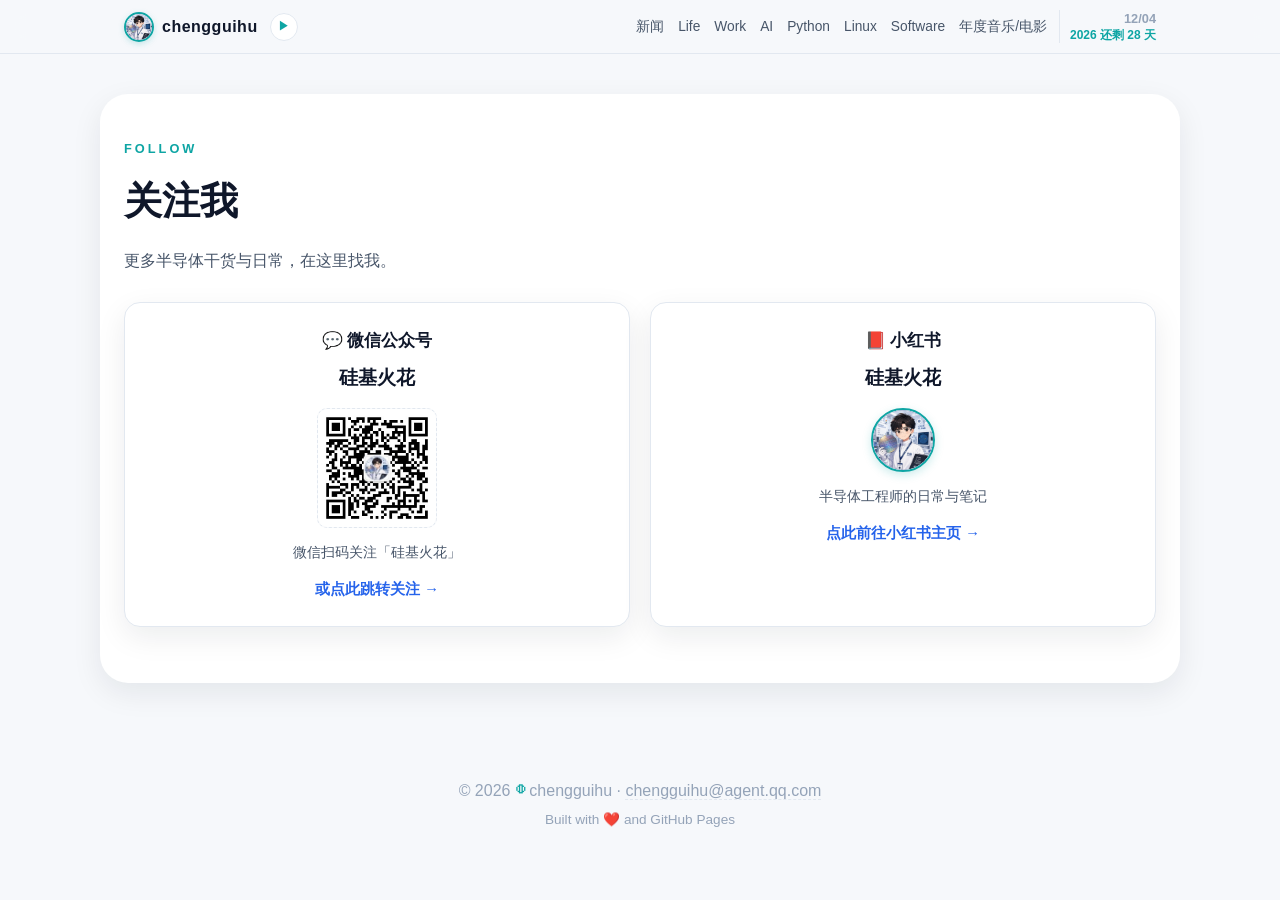
<file: social.html>
<!DOCTYPE html>
<html lang="zh-CN">
<head>
  <meta charset="UTF-8" />
  <meta name="viewport" content="width=device-width, initial-scale=1.0" />
  <title>关注我 | chengguihu</title>
  <meta name="description" content="记录个人生活。" />
  <link rel="stylesheet" href="css/style.css?v=20261024a" />
</head>
<body>
  <!-- 背景音乐 -->
  <audio id="bgm" preload="auto"></audio>

  <!-- 顶部导航 -->
  <header class="nav" id="top">
    <div class="nav-inner">
      <div class="nav-left">
        <a class="brand" href="https://xhslink.cn/m/4LG7YtWXF2g" target="_blank" rel="noopener" title="跳转 small wafer 小红书">
          <img class="brand-avatar" src="assets/avatar.jpg" alt="small wafer 头像" />
          <span>chengguihu</span>
        </a>
        <div class="nav-music">
          <button class="nav-music-toggle" id="navMusicToggle" aria-label="播放/暂停">▶</button>
          <div class="nav-music-menu" id="navMusicMenu">
            <button class="nav-music-track active" data-src="assets/bgm.mp3">曲 1</button>
            <button class="nav-music-track" data-src="assets/bgm-2.mp3">曲 2</button>
            <button class="nav-music-track" data-src="assets/bgm-3.mp3">曲 3</button>
          </div>
        </div>
      </div>
      <div class="nav-right">
        <nav class="nav-links">
          <a href="index.html#webapps">新闻</a>
          <a href="life.html">Life</a>
          <a href="articles.html">Work</a>
          <a href="ai.html">AI</a>
          <a href="python.html">Python</a>
          <a href="linux.html">Linux</a>
          <a href="tools.html">Software</a>
          <a href="annual.html">年度音乐/电影</a>
        </nav>
<div class="nav-countdown" id="navCountdown">
          <span class="countdown-date">--/--</span>
          <span class="countdown-days">--</span>
        </div>
      </div>
    </div>
  </header>

  <!-- 关注我 -->
  <section class="section section-alt hero-small" id="social">
    <div class="section-head">
      <span class="section-kicker">FOLLOW</span>
      <h2>关注我</h2>
    </div>
    <p class="section-lead">更多半导体干货与日常，在这里找我。</p>

    <div class="social-grid">
      <div class="social-card">
        <h3>💬 微信公众号</h3>
        <p class="social-name">硅基火花</p>
        <div class="qr-box">
          <img src="assets/wechat-qr.png" alt="硅基火花 微信公众号二维码" />
        </div>
        <p class="social-tip">微信扫码关注「硅基火花」</p>
        <a class="social-link" href="#" target="_blank" rel="noopener">或点此跳转关注 →</a>
      </div>
      <div class="social-card">
        <h3>📕 小红书</h3>
        <p class="social-name">硅基火花</p>
        <div class="social-avatar">
          <img src="assets/avatar.jpg" alt="small wafer 头像" />
        </div>
        <p class="social-tip">半导体工程师的日常与笔记</p>
        <a class="social-link" href="https://xhslink.cn/m/4LG7YtWXF2g" target="_blank" rel="noopener">点此前往小红书主页 →</a>
      </div>
    </div>
  </section>

  <!-- 页脚 -->
  <footer class="footer">
    <p>© 2026 <span class="brand-chip">◍</span> chengguihu · <a class="footer-mail" href="mailto:chengguihu@agent.qq.com">chengguihu@agent.qq.com</a></p>
    <p class="footer-sub">Built with ❤️ and GitHub Pages</p>
  </footer>

  <script src="js/main.js?v=20261007i"></script>
</body>
</html>
</file>
<file: css/style.css>
:root {
  --bg: #f6f8fb;
  --surface: #ffffff;
  --ink: #0f172a;
  --ink-soft: #475569;
  --ink-faint: #94a3b8;
  --line: #e2e8f0;
  --brand: #0ea5a4;        /* wafer teal */
  --brand-2: #2563eb;      /* circuit blue */
  --brand-warm: #f59e0b;   /* 暖色辅调，配 hero 图 */
  --brand-dark: #0b3b3a;
  --shadow: 0 10px 30px rgba(15, 23, 42, 0.08);
  --radius: 16px;
  --maxw: 1080px;
}

* { box-sizing: border-box; }

html { scroll-behavior: smooth; }

body {
  margin: 0;
  font-family: -apple-system, BlinkMacSystemFont, "Segoe UI", "PingFang SC",
    "Hiragino Sans GB", "Microsoft YaHei", sans-serif;
  color: var(--ink);
  background: var(--bg);
  line-height: 1.7;
  -webkit-font-smoothing: antialiased;
}

a { color: inherit; text-decoration: none; }

/* ---------- 导航 ---------- */
.nav {
  position: sticky;
  top: 0;
  z-index: 50;
  background: rgba(246, 248, 251, 0.85);
  backdrop-filter: saturate(180%) blur(12px);
  border-bottom: 1px solid var(--line);
}
.nav-inner {
  max-width: var(--maxw);
  margin: 0 auto;
  padding: 10px 24px;
  display: flex;
  align-items: center;
  justify-content: space-between;
  gap: 16px;
}
.nav-left, .nav-right { display: flex; align-items: center; gap: 12px; }
.brand {
  font-weight: 800;
  font-size: 1rem;
  letter-spacing: 0.5px;
  display: flex;
  align-items: center;
  gap: 8px;
  white-space: nowrap;
}
.brand-avatar {
  width: 30px;
  height: 30px;
  border-radius: 50%;
  object-fit: cover;
  border: 2px solid var(--brand);
  box-shadow: 0 2px 6px rgba(14,165,164,.22);
  transition: transform .15s ease;
  flex-shrink: 0;
}
.brand:hover .brand-avatar { transform: scale(1.06); }
.brand-chip { color: var(--brand); font-size: 1.3rem; line-height: 1; }

/* 导航音乐 */
.nav-music { position: relative; }
.nav-music-toggle {
  width: 28px; height: 28px;
  border-radius: 50%;
  border: 1px solid var(--line);
  background: var(--surface);
  color: var(--brand);
  font-size: 0.75rem;
  cursor: pointer;
  display: flex; align-items: center; justify-content: center;
  transition: all .2s ease;
  flex-shrink: 0;
}
.nav-music-toggle:hover { border-color: var(--brand); transform: scale(1.08); }
.nav-music-toggle.playing {
  background: var(--brand);
  color: #04201f;
  border-color: var(--brand);
  animation: pulse-small 1.6s infinite;
}
.nav-music-menu {
  position: absolute;
  top: calc(100% + 8px);
  left: 0;
  min-width: 90px;
  background: var(--surface);
  border: 1px solid var(--line);
  border-radius: 12px;
  padding: 6px;
  box-shadow: var(--shadow);
  opacity: 0;
  visibility: hidden;
  transform: translateY(-6px);
  transition: all .2s ease;
}
.nav-music:hover .nav-music-menu,
.nav-music-menu.open {
  opacity: 1;
  visibility: visible;
  transform: translateY(0);
}
.nav-music-track {
  display: block;
  width: 100%;
  padding: 7px 12px;
  border: none;
  border-radius: 8px;
  background: transparent;
  color: var(--ink-soft);
  font-size: 0.85rem;
  text-align: left;
  cursor: pointer;
  transition: all .15s ease;
}
.nav-music-track:hover { background: #eef2f7; color: var(--brand); }
.nav-music-track.active { background: var(--brand); color: #04201f; }

/* 倒计时 */
.nav-countdown {
  display: flex;
  flex-direction: column;
  align-items: flex-end;
  line-height: 1.35;
  padding-left: 10px;
  border-left: 1px solid var(--line);
}
.countdown-date {
  font-size: 0.8rem;
  color: var(--ink-faint);
  font-weight: 600;
}
.countdown-days {
  font-size: 0.75rem;
  color: var(--brand);
  font-weight: 700;
  white-space: nowrap;
}

.nav-links { display: flex; align-items: center; gap: 14px; flex-wrap: wrap; }
.nav-links a { color: var(--ink-soft); font-size: 0.86rem; font-weight: 500; transition: color .2s; white-space: nowrap; }
.nav-links a:hover { color: var(--brand); }
.nav-links a.active { color: var(--brand); font-weight: 700; }

/* 移动端菜单：≤760px 时 nav-links 常驻平铺显示（胶囊样式见文件末尾响应式） */

/* 导航下拉菜单 */
.nav-drop { position: relative; }
.nav-drop-btn {
  display: flex; align-items: center; gap: 4px;
  background: none; border: none; cursor: pointer;
  color: var(--ink-soft); font-size: 0.86rem; font-weight: 500;
  font-family: inherit;
  padding: 0;
  transition: color .2s;
  white-space: nowrap;
}
.nav-drop-btn:hover, .nav-drop.open .nav-drop-btn { color: var(--brand); }
.nav-drop .caret { font-size: 0.7rem; transition: transform .2s; }
.nav-drop.open .caret { transform: rotate(180deg); }
.nav-drop-menu {
  position: absolute;
  top: calc(100% + 10px);
  left: 50%;
  transform: translateX(-50%) translateY(-6px);
  min-width: 160px;
  background: var(--surface);
  border: 1px solid var(--line);
  border-radius: 12px;
  padding: 6px;
  box-shadow: var(--shadow);
  opacity: 0;
  visibility: hidden;
  transition: all .2s ease;
  z-index: 60;
}
.nav-drop.open .nav-drop-menu {
  opacity: 1;
  visibility: visible;
  transform: translateX(-50%) translateY(0);
}
.nav-drop-menu a {
  display: block;
  padding: 8px 12px;
  border-radius: 8px;
  color: var(--ink-soft);
  font-size: 0.86rem;
  white-space: nowrap;
  transition: all .15s ease;
}
.nav-drop-menu a:hover { background: #eef2f7; color: var(--brand); }

/* 滚动渐显 */
.reveal { opacity: 0; transform: translateY(18px); transition: opacity .6s ease, transform .6s ease; }
.reveal.in-view { opacity: 1; transform: none; }
@media (prefers-reduced-motion: reduce) {
  .reveal { opacity: 1; transform: none; transition: none; }
  html { scroll-behavior: auto; }
}
.nav-cta {
  padding: 5px 11px;
  border: 1px solid var(--line);
  border-radius: 999px;
  color: var(--ink) !important;
  font-size: 0.82rem;
}
.nav-cta:hover { border-color: var(--brand); color: var(--brand) !important; }

/* ---------- 英雄区（带背景图） ---------- */
.hero {
  position: relative;
  overflow: hidden;
  color: #fff;
  padding: 34px 24px 30px;
  background:
    linear-gradient(180deg, rgba(15,23,42,0.40) 0%, rgba(15,23,42,0.65) 55%, rgba(15,23,42,0.85) 100%),
    url('../assets/hero-bg.jpg') center/cover no-repeat;
  background-color: #0f172a;
}
.hero-small { padding: 34px 24px 28px; }
.hero-small .hero-title { font-size: clamp(1.8rem, 5vw, 2.8rem); }
.hero-grid {
  position: absolute;
  inset: 0;
  background-image:
    linear-gradient(rgba(255, 255, 255, 0.06) 1px, transparent 1px),
    linear-gradient(90deg, rgba(255, 255, 255, 0.06) 1px, transparent 1px);
  background-size: 40px 40px;
  mask-image: radial-gradient(circle at 50% 40%, #000 30%, transparent 80%);
  pointer-events: none;
}
.hero-inner { position: relative; max-width: var(--maxw); margin: 0 auto; text-align: center; }
.hero-eyebrow {
  letter-spacing: 4px;
  font-size: 0.75rem;
  color: var(--brand-warm);
  margin: 0 0 12px;
  font-weight: 700;
  text-shadow: 0 2px 12px rgba(0, 0, 0, 0.4);
}
.hero-motto {
  font-size: 1.05rem;
  color: #fde6d4;
  margin: 0 0 20px;
  font-weight: 600;
  text-shadow: 0 2px 12px rgba(0, 0, 0, 0.4);
  letter-spacing: 2px;
}
.hero-title {
  font-size: clamp(2.2rem, 6vw, 3.6rem);
  line-height: 1.1;
  margin: 0 0 12px;
  font-weight: 800;
  text-shadow: 0 4px 24px rgba(0, 0, 0, 0.45);
}
.hero-tagline {
  font-size: 1.15rem;
  color: #fff;
  margin: 0 0 24px;
  font-weight: 500;
  text-shadow: 0 2px 12px rgba(0, 0, 0, 0.4);
}
.hero-actions { display: flex; gap: 14px; justify-content: center; flex-wrap: wrap; }

/* ---------- Hero 搜索框 ---------- */
.hero-search { max-width: 620px; margin: 0 auto; }
.search-tabs { display: flex; justify-content: center; gap: 26px; margin-bottom: 14px; }
.search-tab {
  background: none; border: none; cursor: pointer;
  font-size: 1.05rem; font-weight: 700; color: rgba(255,255,255,.75);
  padding: 2px 4px 6px; position: relative;
  font-family: inherit; transition: color .2s;
}
.search-tab:hover { color: #fff; }
.search-tab.active { color: #fff; }
.search-tab.active::after {
  content: ""; position: absolute; left: 15%; right: 15%; bottom: 0;
  height: 8px; background: rgba(253, 230, 150, .8); border-radius: 4px; z-index: -1;
}
.search-tab.active { z-index: 1; }
.search-bar {
  display: flex; align-items: stretch;
  background: #fff; border-radius: 14px;
  padding: 6px; box-shadow: 0 10px 34px rgba(0,0,0,.35);
}
.search-input {
  flex: 1; border: none; outline: none;
  font-size: 1rem; padding: 10px 14px;
  color: var(--ink); background: transparent;
  font-family: inherit; min-width: 0;
}
.search-input::placeholder { color: #9aa6b2; }
.search-btn {
  width: 52px; border: none; cursor: pointer;
  background: #1e2a78; color: #fff;
  border-radius: 10px; font-size: 1.15rem;
  transition: background .2s, transform .15s;
}
.search-btn:hover { background: var(--brand-2); transform: scale(1.04); }

.btn {
  display: inline-block;
  padding: 10px 22px;
  border-radius: 999px;
  font-weight: 600;
  font-size: 0.95rem;
  transition: transform .15s ease, box-shadow .2s ease, background .2s;
  border: 1px solid transparent;
}
.btn:hover { transform: translateY(-2px); }
.btn-primary { background: var(--brand); color: #04201f; box-shadow: 0 8px 24px rgba(14,165,164,.35); }
.btn-ghost  { background: rgba(255,255,255,.10); color: #fff; border: 1px solid rgba(255,255,255,.3); backdrop-filter: blur(4px); }

/* ---------- 通用 section ---------- */
.section { max-width: var(--maxw); margin: 0 auto; padding: 40px 24px 56px; }
.section-alt { background: var(--surface); border-radius: 28px; margin: 40px auto; box-shadow: var(--shadow); }
.section-head { margin-bottom: 14px; }
.section-kicker { font-size: 0.8rem; letter-spacing: 3px; color: var(--brand); font-weight: 700; }
.section-head h2 { font-size: clamp(1.8rem, 4vw, 2.4rem); margin: 6px 0 0; }
.section-lead { color: var(--ink-soft); max-width: 720px; margin: 0 0 28px; }

/* ---------- 关于 ---------- */
.about-grid { display: grid; grid-template-columns: 1.4fr 1fr; gap: 24px; }
.about-card { background: var(--surface); border: 1px solid var(--line); border-radius: var(--radius); padding: 28px; box-shadow: var(--shadow); }
.about-bio p { margin: 0 0 14px; color: var(--ink-soft); }
.about-bio strong { color: var(--ink); }
.about-note { font-size: 0.92rem; color: var(--brand-dark); background: #e6f7f6; padding: 10px 14px; border-radius: 10px; }
.about-skills h3 { margin: 0 0 16px; font-size: 1.1rem; }

.skill-groups { display: flex; flex-direction: column; gap: 14px; }
.skill-group { display: flex; align-items: center; gap: 10px; }
.skill-label {
  flex: 0 0 44px;
  font-size: 0.8rem;
  font-weight: 700;
  color: var(--brand);
  text-align: right;
}
.tag-list {
  list-style: none;
  padding: 0 0 4px;
  margin: 0;
  display: flex;
  flex-wrap: nowrap;
  gap: 8px;
  overflow-x: auto;
  flex: 1;
}
.tag-list li {
  flex: 0 0 auto;
  background: #eef2f7; color: var(--ink-soft);
  padding: 6px 12px; border-radius: 999px; font-size: 0.85rem; font-weight: 500;
  white-space: nowrap;
}

/* ---------- 公众号文章 ---------- */
.article-list { display: flex; flex-direction: column; gap: 16px; }
.article-item {
  display: flex; gap: 20px; align-items: flex-start;
  background: var(--bg); border: 1px solid var(--line);
  border-radius: var(--radius); padding: 20px 22px; transition: border-color .2s, transform .15s;
}
.article-item:hover { border-color: var(--brand); transform: translateY(-2px); }
.article-item .article-body { flex: 1; min-width: 0; }
.article-item h3 { margin: 0 0 8px; font-size: 1.1rem; line-height: 1.45; }
.article-item h3 a { color: var(--ink); transition: color .2s; }
.article-item h3 a:hover { color: var(--brand); }
.article-digest {
  margin: 0 0 12px; color: var(--ink-soft); font-size: 0.92rem; line-height: 1.65;
  display: -webkit-box; -webkit-line-clamp: 2; -webkit-box-orient: vertical; overflow: hidden;
}
.article-meta { display: flex; gap: 16px; color: var(--ink-faint); font-size: 0.85rem; }
.article-thumb {
  width: 132px; height: 92px; border-radius: 10px; object-fit: cover;
  flex-shrink: 0; border: 1px solid var(--line); background: #fff;
}
.article-thumb-hidden { display: none; }
@media (max-width: 640px) {
  .article-thumb { width: 96px; height: 72px; }
  .article-item { padding: 16px; gap: 14px; }
}
.article-link { color: var(--brand-2); font-weight: 600; font-size: 0.92rem; }

/* ---------- 常用网页集 ---------- */
.webapps-grid { display: grid; grid-template-columns: repeat(auto-fit, minmax(300px, 1fr)); gap: 20px; }
.webapp-group {
  background: var(--surface); border: 1px solid var(--line);
  border-radius: var(--radius); padding: 22px;
  box-shadow: var(--shadow); transition: border-color .2s;
}
.webapp-group:hover { border-color: var(--brand); }
.webapp-group { grid-column: 1 / -1; }
.webapp-group h3 { margin: 0 0 14px; font-size: 1.05rem; }
.webapp-list { display: flex; flex-wrap: wrap; gap: 10px; }
.webapp-chip {
  display: inline-flex; align-items: center; gap: 8px;
  padding: 8px 14px; border: 1px solid var(--line); border-radius: 999px;
  background: var(--surface); color: var(--ink-soft); font-size: 0.9rem;
  transition: color .2s, border-color .2s, transform .2s, box-shadow .2s;
}
.webapp-chip img.webapp-icon {
  width: 18px; height: 18px; border-radius: 4px; object-fit: contain; flex: none;
  background: #fff;
}
.webapp-chip:hover {
  color: var(--brand); border-color: var(--brand);
  transform: translateY(-2px); box-shadow: var(--shadow);
}

/* ---------- RSS 订阅文章 ---------- */
.rss-card {
  margin-top: 20px;
  background: var(--surface); border: 1px solid var(--line);
  border-radius: var(--radius); padding: 22px;
  box-shadow: var(--shadow);
}
.rss-head {
  display: flex; align-items: baseline; gap: 12px; flex-wrap: wrap;
  margin-bottom: 6px;
}
.rss-head h3 { margin: 0; font-size: 1.05rem; }
.rss-updated { font-size: 0.78rem; color: var(--ink-faint); }
.rss-list { list-style: none; margin: 0; padding: 0; }
.rss-item {
  display: flex; align-items: center; gap: 12px;
  padding: 10px 0; border-bottom: 1px dashed var(--line);
}
.rss-item:last-child { border-bottom: none; }
.rss-link {
  display: flex; align-items: center; gap: 10px; flex: 1; min-width: 0;
  color: var(--ink-soft); transition: color .2s;
}
.rss-link:hover .rss-title { color: var(--brand); }
.rss-source {
  flex: none; font-size: 0.72rem; font-weight: 700; color: var(--brand-dark);
  background: rgba(14, 165, 164, 0.12); border-radius: 6px; padding: 2px 8px;
  white-space: nowrap;
}
.rss-title {
  font-size: 0.92rem; overflow: hidden; text-overflow: ellipsis; white-space: nowrap;
  transition: color .2s;
}
.rss-date { flex: none; font-size: 0.78rem; color: var(--ink-faint); }
.rss-error { color: var(--ink-faint); font-size: 0.88rem; justify-content: center; }
@media (max-width: 640px) {
  .rss-item { flex-wrap: wrap; gap: 6px 12px; }
  .rss-title { white-space: normal; }
  .rss-date { margin-left: auto; }
}

/* ---------- 常用软件集（分类卡片） ---------- */
.tool-categories { display: flex; flex-direction: column; gap: 20px; }
.tool-category {
  background: var(--surface); border: 1px solid var(--line);
  border-radius: var(--radius); padding: 24px 28px;
  box-shadow: var(--shadow); transition: border-color .2s;
}
.tool-category:hover { border-color: var(--brand); }
.tool-category > h3 {
  margin: 0 0 18px;
  font-size: 1.1rem;
  color: var(--brand-dark);
  border-left: 4px solid var(--brand);
  padding-left: 12px;
}
.tool-items { display: grid; grid-template-columns: repeat(auto-fit, minmax(280px, 1fr)); gap: 18px 24px; }
.tool-item h4 { margin: 0 0 6px; font-size: 1rem; }
.tool-item h4 a { color: var(--brand-2); font-weight: 700; transition: color .2s; }
.tool-item h4 a:hover { color: var(--brand); }
.tool-item p { margin: 0; color: var(--ink-soft); font-size: 0.92rem; line-height: 1.65; }

/* ---------- 关注我 ---------- */
.social-grid { display: grid; grid-template-columns: repeat(auto-fit, minmax(240px, 1fr)); gap: 20px; }
.social-card {
  background: var(--surface); border: 1px solid var(--line);
  border-radius: var(--radius); padding: 24px; box-shadow: var(--shadow);
  text-align: center;
}
.social-card h3 { margin: 0 0 6px; font-size: 1.05rem; }
.social-name { font-weight: 800; font-size: 1.2rem; color: var(--ink); margin: 0 0 14px; }
.social-tip { color: var(--ink-soft); font-size: 0.9rem; margin: 12px 0 10px; }
.social-link { color: var(--brand-2); font-weight: 600; font-size: 0.92rem; }
.qr-box {
  width: 120px; height: 120px; margin: 0 auto;
  border: 1px dashed var(--line); border-radius: 10px;
  display: flex; align-items: center; justify-content: center;
  background: #f8fafc; overflow: hidden;
}
.qr-box img { width: 100%; height: 100%; object-fit: cover; }
.social-avatar {
  width: 64px; height: 64px; margin: 0 auto;
  border-radius: 50%; overflow: hidden;
  border: 2px solid var(--brand);
  box-shadow: 0 3px 10px rgba(14,165,164,.22);
}
.social-avatar img { width: 100%; height: 100%; object-fit: cover; }

/* ---------- 页脚 ---------- */
.footer { text-align: center; padding: 50px 24px 60px; color: var(--ink-faint); }
.footer p { margin: 4px 0; }
.footer-sub { font-size: 0.85rem; }
.footer-mail { color: var(--ink-faint); text-decoration: none; border-bottom: 1px dashed var(--line); transition: color .2s; }
.footer-mail:hover { color: var(--brand); }

@keyframes pulse-small {
  0%, 100% { box-shadow: 0 0 0 0 rgba(14,165,164,.45); }
  50% { box-shadow: 0 0 0 8px rgba(14,165,164,0); }
}

/* ---------- 响应式 ---------- */
@media (max-width: 880px) {
  .nav-inner { flex-wrap: wrap; }
  .nav-right { width: 100%; justify-content: space-between; }
  .nav-countdown { display: none; }
}
@media (max-width: 760px) {
  .about-grid { grid-template-columns: 1fr; }
  .nav-inner { padding: 10px 14px; }
  .nav-right { flex-wrap: wrap; row-gap: 8px; }
  .nav-music { display: none; }
  /* 完整菜单常驻显示：胶囊式平铺，可换行 */
  .nav-links {
    order: 5;
    width: 100%;
    display: flex;
    flex-wrap: wrap;
    gap: 6px;
    justify-content: flex-start;
  }
  .nav-links a {
    display: inline-block;
    padding: 4px 12px;
    border: 1px solid var(--line);
    border-radius: 999px;
    background: var(--surface);
    font-size: 0.82rem;
    white-space: nowrap;
  }
  .nav-links a.active { border-color: var(--brand); background: rgba(14,165,164,.08); }
  .hero { padding: 50px 20px 40px; }
  .section { padding: 60px 20px; }
  .skill-group { align-items: flex-start; flex-direction: column; gap: 6px; }
  .skill-label { text-align: left; }
  .tool-category { padding: 20px 22px; }
  .tool-items { grid-template-columns: 1fr; }
}

/* ---------- 热榜（首页板块 / hot.html 共用） ---------- */
.hot-banner {
  display: flex; align-items: center; gap: 14px; margin-bottom: 18px;
  padding: 16px 20px; background: var(--surface); border: 1px solid var(--line);
  border-radius: var(--radius); text-decoration: none;
  transition: border-color .2s, transform .2s, box-shadow .2s;
}
.hot-banner:hover { border-color: var(--brand); transform: translateY(-2px); box-shadow: var(--shadow); }
.hot-banner-icon { font-size: 1.7rem; flex-shrink: 0; }
.hot-banner-body { min-width: 0; }
.hot-banner-title { display: block; font-weight: 800; font-size: 1rem; color: var(--ink); }
.hot-banner-desc { display: block; font-size: 0.82rem; color: var(--ink-faint); margin-top: 3px; }
.hot-banner-go { margin-left: auto; color: var(--brand); font-weight: 800; font-size: 1.1rem; flex-shrink: 0; }
.hot-board { display: grid; grid-template-columns: repeat(auto-fill, minmax(330px, 1fr)); gap: 18px; }
.hot-board.single { grid-template-columns: 1fr; max-width: 720px; }
.hot-col {
  background: var(--surface); border: 1px solid var(--line);
  border-radius: var(--radius); box-shadow: var(--shadow); overflow: hidden;
}
/* 放在白色 section-alt 卡片里时，用浅底以免同色糊在一起 */
.section-alt .hot-col { background: var(--bg); box-shadow: none; }
.hot-col-head {
  display: flex; align-items: center; gap: 8px; padding: 14px 18px;
  border-bottom: 1px solid var(--line); font-weight: 800; font-size: 1rem;
}
.hot-col-head .dot { width: 8px; height: 8px; border-radius: 50%; flex-shrink: 0; }
.hot-col-head .count { margin-left: auto; font-size: 0.78rem; color: var(--ink-faint); font-weight: 500; }
.hot-list { list-style: none; margin: 0; padding: 6px 0; }
.hot-item { display: flex; align-items: flex-start; gap: 10px; padding: 9px 18px; transition: background .15s; }
.hot-item:hover { background: #eef2f7; }
.hot-rank {
  flex: 0 0 20px; text-align: center; font-weight: 800; font-size: 0.85rem;
  color: var(--ink-faint); line-height: 1.6;
}
.hot-rank.top1 { color: #e11d48; }
.hot-rank.top2 { color: #ea580c; }
.hot-rank.top3 { color: #d97706; }
.hot-body { flex: 1; min-width: 0; }
.hot-title {
  font-size: 0.92rem; line-height: 1.5; color: var(--ink);
  overflow: hidden; text-overflow: ellipsis;
  display: -webkit-box; -webkit-line-clamp: 2; -webkit-box-orient: vertical;
}
.hot-item:hover .hot-title { color: var(--brand); }
.hot-sub { display: flex; gap: 10px; align-items: center; margin-top: 3px; font-size: 0.76rem; color: var(--ink-faint); }
.hot-badge { display: inline-block; padding: 0 6px; border-radius: 6px; font-size: 0.7rem; background: #fee2e2; color: #dc2626; font-weight: 700; line-height: 1.5; }
.hot-hot { font-variant-numeric: tabular-nums; }
.hot-msg { padding: 26px 18px; color: var(--ink-faint); font-size: 0.9rem; text-align: center; }
.hot-skeleton { padding: 10px 18px; }
.hot-skeleton i {
  display: block; height: 12px; border-radius: 6px; margin: 12px 0;
  background: linear-gradient(90deg, #eef2f7 25%, #e2e8f0 37%, #eef2f7 63%);
  background-size: 400% 100%; animation: hot-shimmer 1.3s infinite;
}
@keyframes hot-shimmer { 0% { background-position: 100% 50%; } 100% { background-position: 0 50%; } }
.hot-foot { margin-top: 18px; display: flex; align-items: center; justify-content: space-between; gap: 12px; flex-wrap: wrap; }
.hot-updated { font-size: 0.82rem; color: var(--ink-faint); }
.hot-refresh {
  border: 1px solid var(--line); background: var(--surface); color: var(--ink-soft);
  padding: 7px 14px; border-radius: 999px; font-size: 0.85rem; cursor: pointer;
  font-family: inherit; transition: all .2s;
}
.hot-refresh:hover { border-color: var(--brand); color: var(--brand); }
.hot-refresh.spin { opacity: .6; pointer-events: none; }
@media (max-width: 640px) {
  .hot-board { grid-template-columns: 1fr; }
}
</file>
